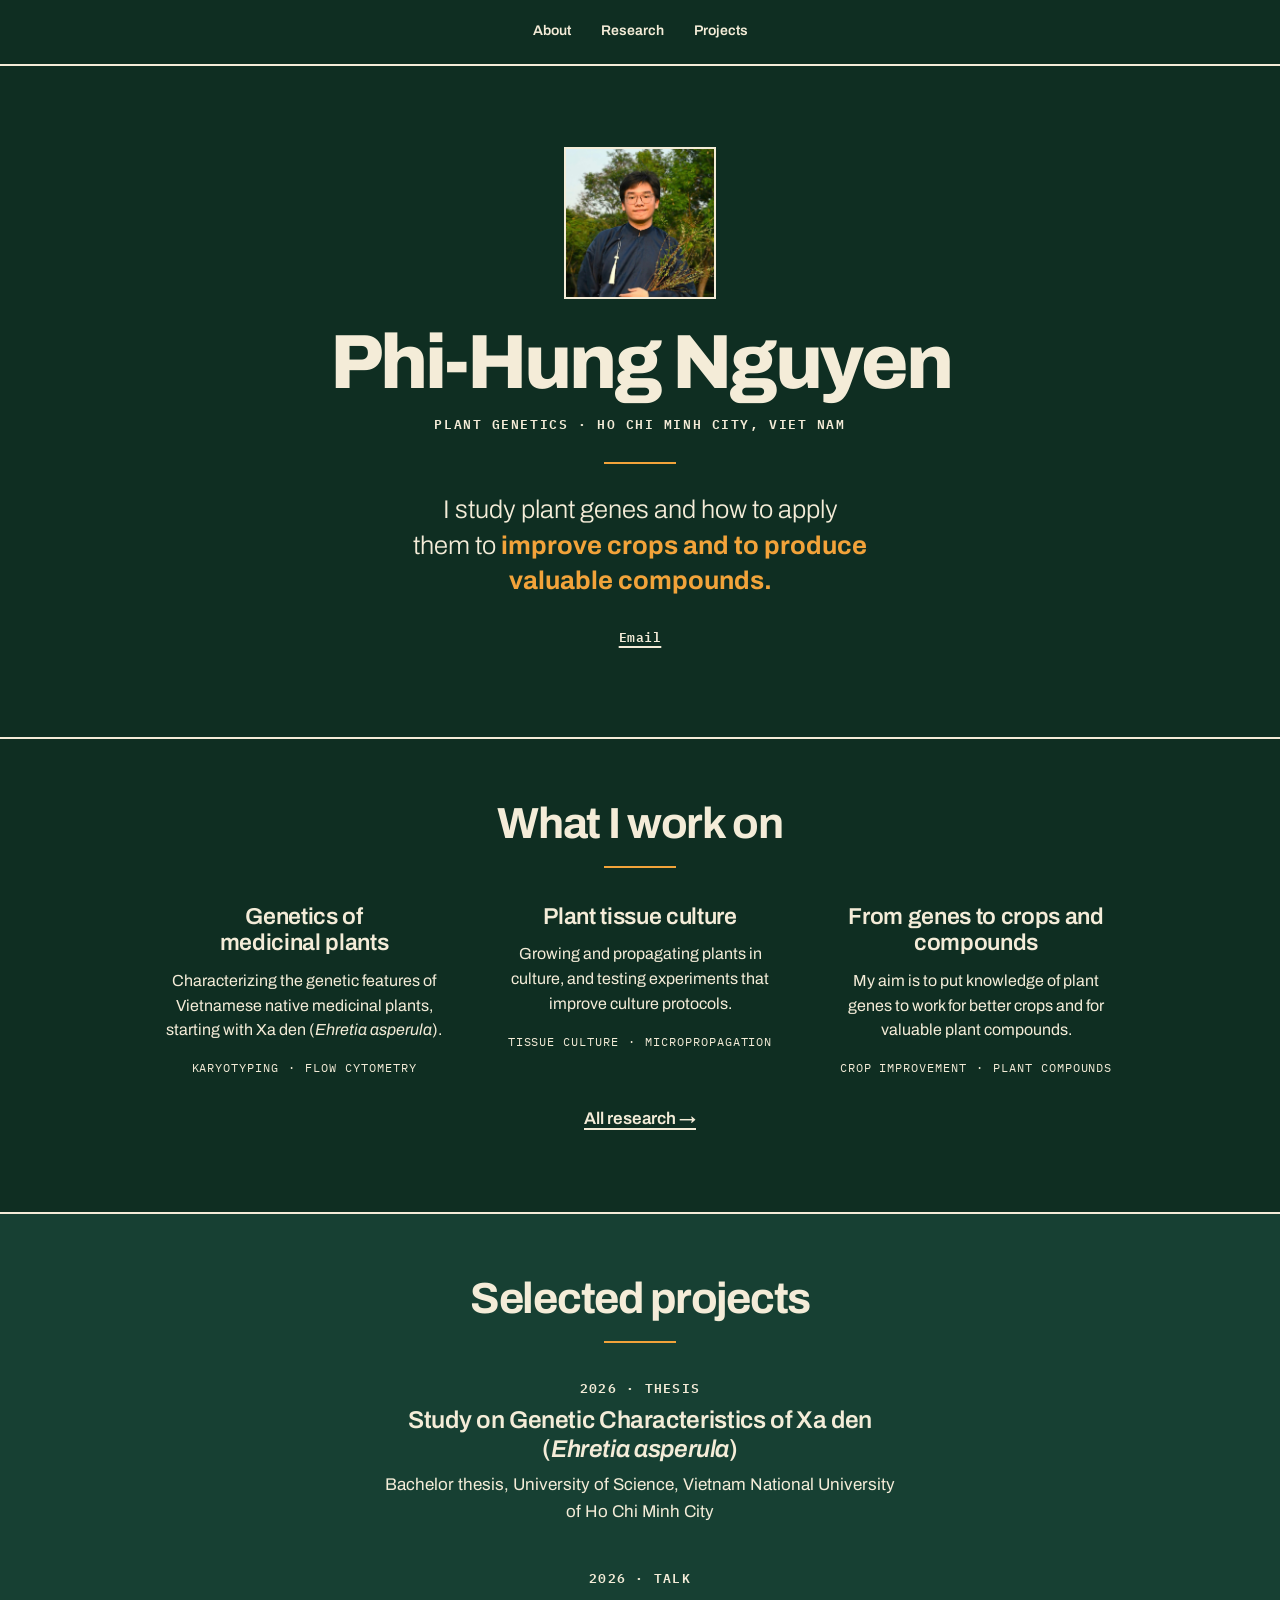
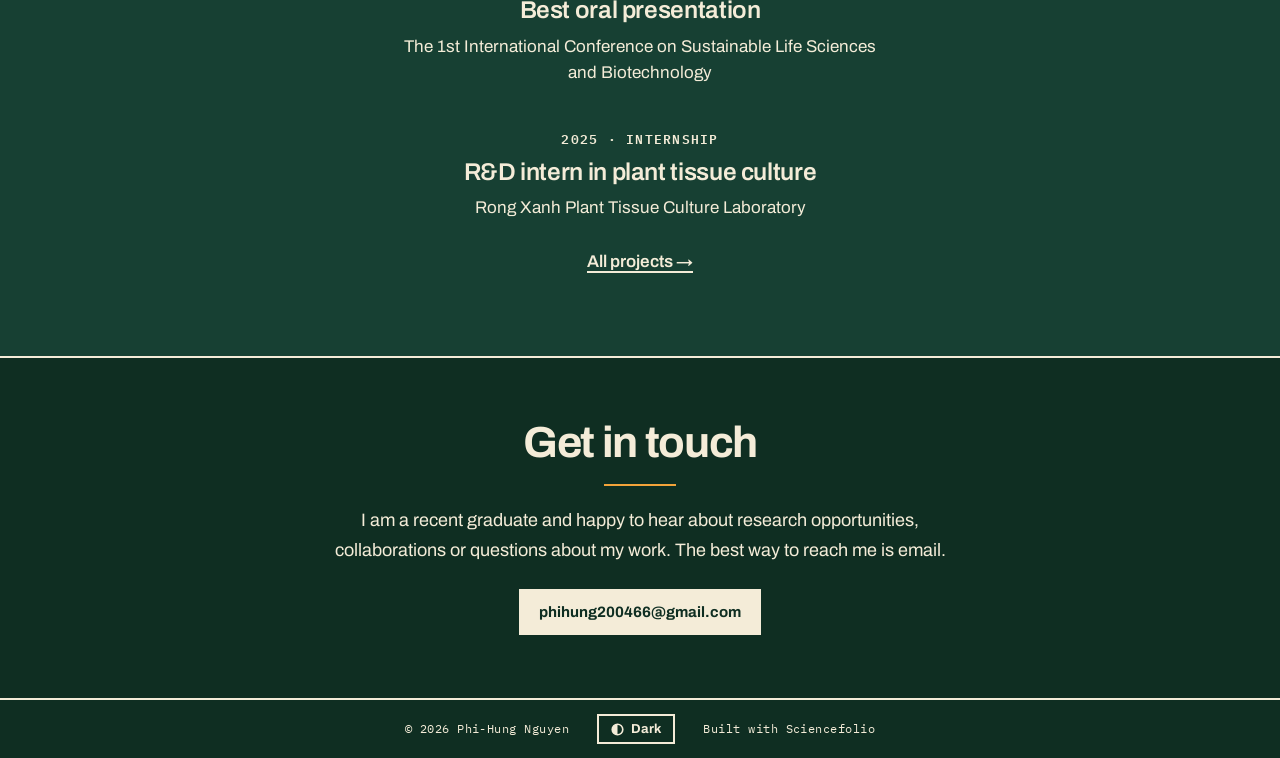
<file: index.html>
<!doctype html>
<html lang="en">
<head>
<meta charset="utf-8">
<meta name="viewport" content="width=device-width, initial-scale=1">
<title>Phi-Hung Nguyen · Plant genetics</title>
<meta name="description" content="Academic homepage of Phi-Hung Nguyen: plant genetics, Ho Chi Minh City, Viet Nam.">
<link rel="icon" href="images/favicon.svg" type="image/svg+xml">
<link rel="preconnect" href="https://fonts.googleapis.com">
<link rel="preconnect" href="https://fonts.gstatic.com" crossorigin>
<link rel="stylesheet" href="https://fonts.googleapis.com/css2?family=Archivo:wght@300;400;600;700;800&family=IBM+Plex+Mono:wght@400;600&display=swap">
<link rel="stylesheet" href="css/tokens.css">
<link rel="stylesheet" href="css/site.css">
<script src="js/theme.js"></script>
</head>
<body>

<nav class="nav" aria-label="Main">
  <a href="about.html">About</a>
  <a href="research.html">Research</a>
  <a href="work.html">Projects</a>
</nav>

<main>
  <header class="hero">
    <figure class="portrait"><img src="images/portrait.jpg" alt="Portrait of Phi-Hung Nguyen" width="300" height="300"></figure>
    <h1>Phi-Hung Nguyen</h1>
    <p class="kicker">Plant genetics · Ho Chi Minh City, Viet Nam</p>
    <hr class="short-rule">
    <p class="statement">I study plant genes and how to apply them to <strong>improve crops and to produce valuable compounds.</strong></p>
    <ul class="profile-links">
      <li><a href="mailto:phihung200466@gmail.com">Email</a></li>
    </ul>
  </header>

  <section class="section" aria-labelledby="work-h">
    <div class="wrap">
      <div class="section-head">
        <h2 id="work-h">What I work on</h2>
        <hr class="short-rule">
      </div>
      <div class="cols3">
        <article class="col">
          <h3>Genetics of medicinal plants</h3>
          <p>Characterizing the genetic features of Vietnamese native medicinal plants, starting with Xa den (<em>Ehretia asperula</em>).</p>
          <div class="tags"><span class="tag">Karyotyping</span><span class="tag">Flow cytometry</span></div>
        </article>
        <article class="col">
          <h3>Plant tissue culture</h3>
          <p>Growing and propagating plants in culture, and testing experiments that improve culture protocols.</p>
          <div class="tags"><span class="tag">Tissue culture</span><span class="tag">Micropropagation</span></div>
        </article>
        <article class="col">
          <h3>From genes to crops and compounds</h3>
          <p>My aim is to put knowledge of plant genes to work for better crops and for valuable plant compounds.</p>
          <div class="tags"><span class="tag">Crop improvement</span><span class="tag">Plant compounds</span></div>
        </article>
      </div>
      <p class="more"><a href="research.html">All research →</a></p>
    </div>
  </section>

  <section class="section tint" aria-labelledby="sel-h">
    <div class="wrap">
      <div class="section-head">
        <h2 id="sel-h">Selected projects</h2>
        <hr class="short-rule">
      </div>
      <div class="entries">
        <article class="entry">
          <p class="when">2026 · Thesis</p>
          <h3><a href="work.html">Study on Genetic Characteristics of Xa den (<em>Ehretia asperula</em>)</a></h3>
          <p>Bachelor thesis, University of Science, Vietnam National University of Ho Chi Minh City</p>
        </article>
        <article class="entry">
          <p class="when">2026 · Talk</p>
          <h3><a href="work.html">Best oral presentation</a></h3>
          <p>The 1st International Conference on Sustainable Life Sciences and Biotechnology</p>
        </article>
        <article class="entry">
          <p class="when">2025 · Internship</p>
          <h3><a href="work.html">R&amp;D intern in plant tissue culture</a></h3>
          <p>Rong Xanh Plant Tissue Culture Laboratory</p>
        </article>
      </div>
      <p class="more"><a href="work.html">All projects →</a></p>
    </div>
  </section>

  <section class="section" id="contact" aria-labelledby="contact-h">
    <div class="wrap" style="text-align:center">
      <div class="section-head" style="margin-bottom:20px">
        <h2 id="contact-h">Get in touch</h2>
        <hr class="short-rule">
      </div>
      <p class="prose">I am a recent graduate and happy to hear about research opportunities, collaborations or questions about my work. The best way to reach me is email.</p>
      <div class="btn-row">
        <a class="btn" href="mailto:phihung200466@gmail.com">phihung200466@gmail.com</a>
      </div>
    </div>
  </section>
</main>

<footer class="foot">
  <a href="index.html">© 2026 Phi-Hung Nguyen</a>
  <button type="button" class="toggle" data-theme-toggle aria-pressed="false"><svg viewBox="0 0 16 16" width="13" height="13" aria-hidden="true"><circle cx="8" cy="8" r="6.5" fill="none" stroke="currentColor" stroke-width="2"/><path d="M8 1.5a6.5 6.5 0 0 0 0 13z" fill="currentColor"/></svg><span data-theme-label>Dark</span></button>
  <a href="https://github.com/tuannguyen8390/sciencefolio" rel="noopener">Built with Sciencefolio</a>
</footer>

</body>
</html>
</file>
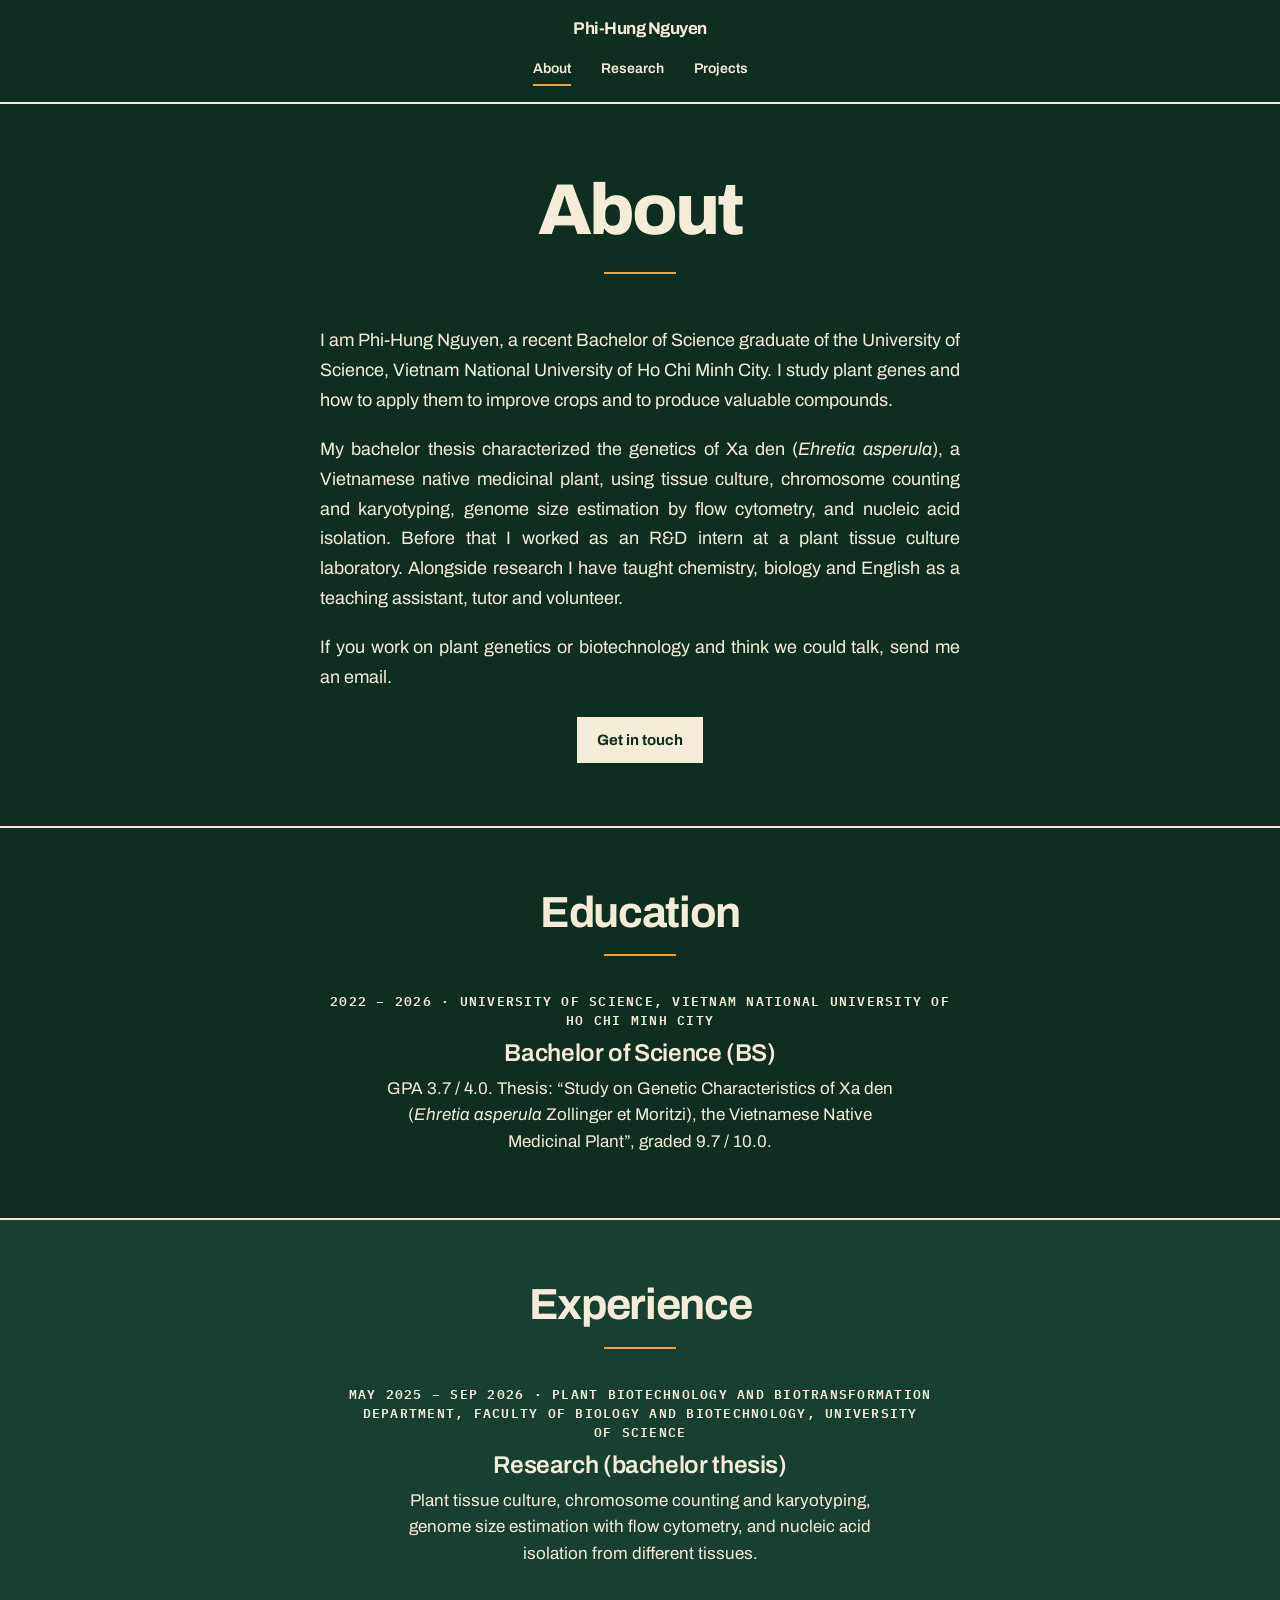
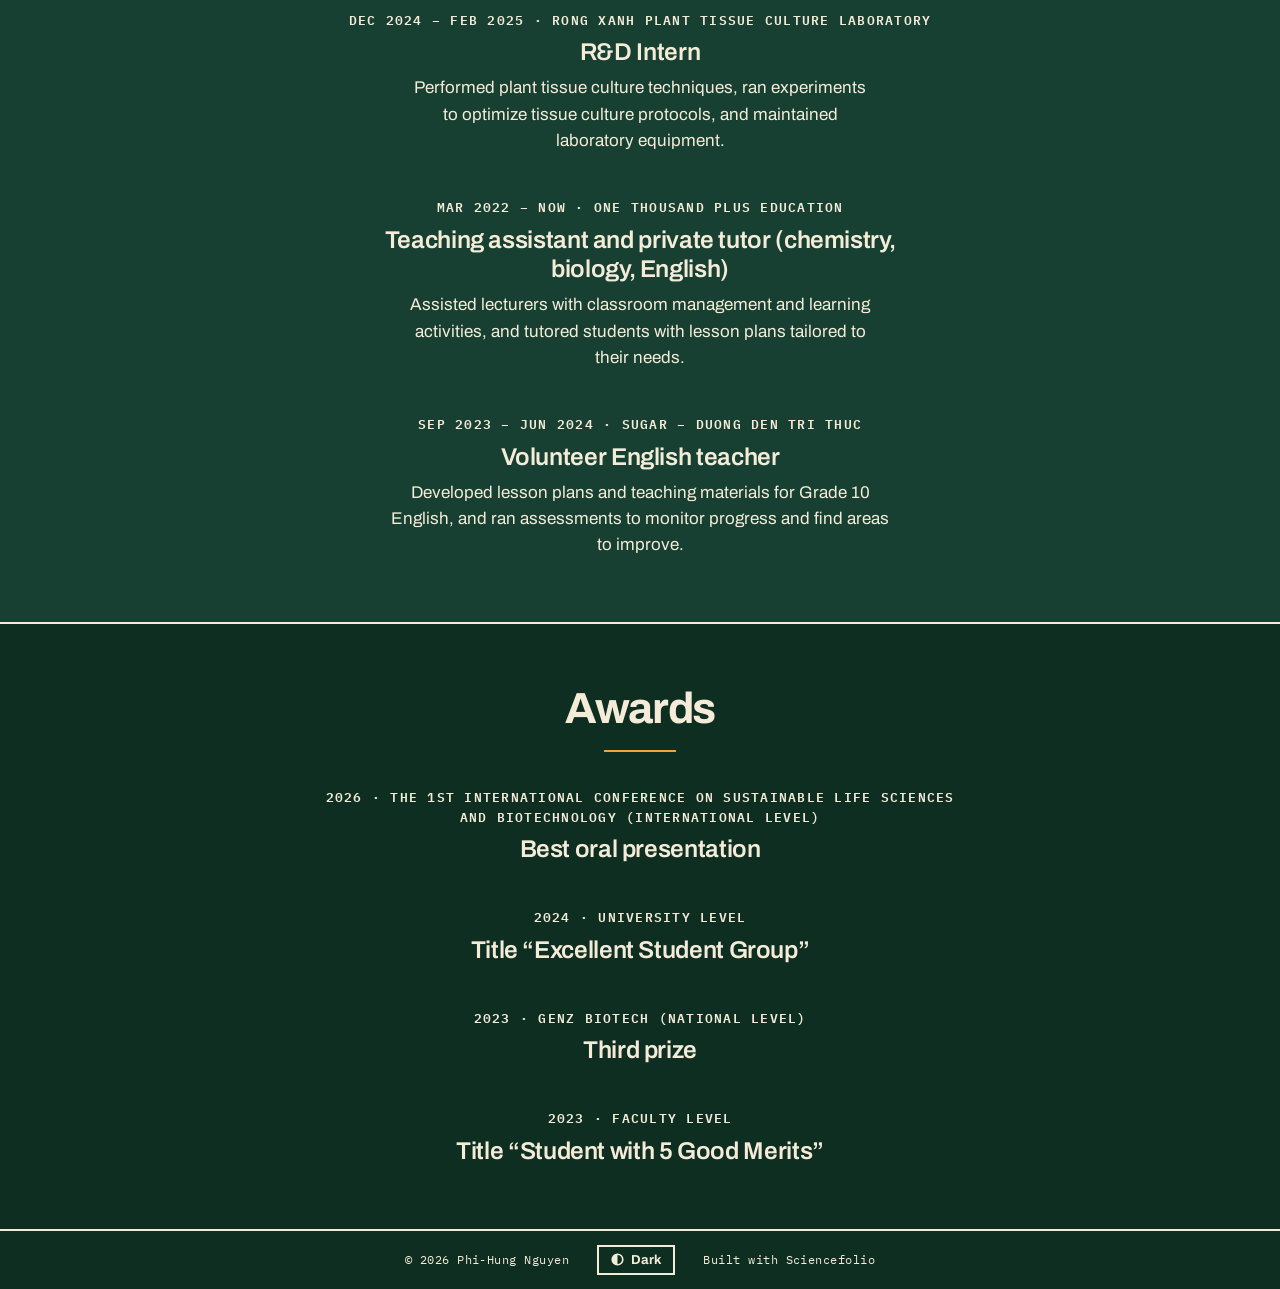
<file: about.html>
<!doctype html>
<html lang="en">
<head>
<meta charset="utf-8">
<meta name="viewport" content="width=device-width, initial-scale=1">
<title>About · Phi-Hung Nguyen</title>
<meta name="description" content="Biography, education and experience of Phi-Hung Nguyen.">
<link rel="icon" href="images/favicon.svg" type="image/svg+xml">
<link rel="preconnect" href="https://fonts.googleapis.com">
<link rel="preconnect" href="https://fonts.gstatic.com" crossorigin>
<link rel="stylesheet" href="https://fonts.googleapis.com/css2?family=Archivo:wght@300;400;600;700;800&family=IBM+Plex+Mono:wght@400;600&display=swap">
<link rel="stylesheet" href="css/tokens.css">
<link rel="stylesheet" href="css/site.css">
<script src="js/theme.js"></script>
</head>
<body>

<nav class="nav" aria-label="Main">
  <a class="nav-name" href="index.html">Phi-Hung Nguyen</a>
  <a href="about.html" aria-current="page">About</a>
  <a href="research.html">Research</a>
  <a href="work.html">Projects</a>
</nav>

<main>
  <header class="page-head">
    <h1>About</h1>
    <hr class="short-rule">
  </header>

  <section class="section flush-top">
    <div class="prose">
      <p>I am Phi-Hung Nguyen, a recent Bachelor of Science graduate of the University of Science, Vietnam National University of Ho Chi Minh City. I study plant genes and how to apply them to improve crops and to produce valuable compounds.</p>
      <p>My bachelor thesis characterized the genetics of Xa den (<em>Ehretia asperula</em>), a Vietnamese native medicinal plant, using tissue culture, chromosome counting and karyotyping, genome size estimation by flow cytometry, and nucleic acid isolation. Before that I worked as an R&amp;D intern at a plant tissue culture laboratory. Alongside research I have taught chemistry, biology and English as a teaching assistant, tutor and volunteer.</p>
      <p>If you work on plant genetics or biotechnology and think we could talk, send me an email.</p>
    </div>
    <div class="btn-row">
      <a class="btn" href="index.html#contact">Get in touch</a>
    </div>
  </section>

  <section class="section" aria-labelledby="edu-h">
    <div class="wrap">
      <div class="section-head">
        <h2 id="edu-h">Education</h2>
        <hr class="short-rule">
      </div>
      <div class="entries">
        <article class="entry">
          <p class="when">2022 – 2026 · University of Science, Vietnam National University of Ho Chi Minh City</p>
          <h3>Bachelor of Science (BS)</h3>
          <p>GPA 3.7 / 4.0. Thesis: “Study on Genetic Characteristics of Xa den (<em>Ehretia asperula</em> Zollinger et Moritzi), the Vietnamese Native Medicinal Plant”, graded 9.7 / 10.0.</p>
        </article>
      </div>
    </div>
  </section>

  <section class="section tint" aria-labelledby="exp-h">
    <div class="wrap">
      <div class="section-head">
        <h2 id="exp-h">Experience</h2>
        <hr class="short-rule">
      </div>
      <div class="entries">
        <article class="entry">
          <p class="when">May 2025 – Sep 2026 · Plant Biotechnology and Biotransformation Department, Faculty of Biology and Biotechnology, University of Science</p>
          <h3>Research (bachelor thesis)</h3>
          <p>Plant tissue culture, chromosome counting and karyotyping, genome size estimation with flow cytometry, and nucleic acid isolation from different tissues.</p>
        </article>
        <article class="entry">
          <p class="when">Dec 2024 – Feb 2025 · Rong Xanh Plant Tissue Culture Laboratory</p>
          <h3>R&amp;D Intern</h3>
          <p>Performed plant tissue culture techniques, ran experiments to optimize tissue culture protocols, and maintained laboratory equipment.</p>
        </article>
        <article class="entry">
          <p class="when">Mar 2022 – now · One Thousand Plus Education</p>
          <h3>Teaching assistant and private tutor (chemistry, biology, English)</h3>
          <p>Assisted lecturers with classroom management and learning activities, and tutored students with lesson plans tailored to their needs.</p>
        </article>
        <article class="entry">
          <p class="when">Sep 2023 – Jun 2024 · SUGAR – Duong Den Tri Thuc</p>
          <h3>Volunteer English teacher</h3>
          <p>Developed lesson plans and teaching materials for Grade 10 English, and ran assessments to monitor progress and find areas to improve.</p>
        </article>
      </div>
    </div>
  </section>

  <section class="section" aria-labelledby="hon-h">
    <div class="wrap">
      <div class="section-head">
        <h2 id="hon-h">Awards</h2>
        <hr class="short-rule">
      </div>
      <div class="entries">
        <article class="entry">
          <p class="when">2026 · The 1st International Conference on Sustainable Life Sciences and Biotechnology (international level)</p>
          <h3>Best oral presentation</h3>
        </article>
        <article class="entry">
          <p class="when">2024 · University level</p>
          <h3>Title “Excellent Student Group”</h3>
        </article>
        <article class="entry">
          <p class="when">2023 · GenZ Biotech (national level)</p>
          <h3>Third prize</h3>
        </article>
        <article class="entry">
          <p class="when">2023 · Faculty level</p>
          <h3>Title “Student with 5 Good Merits”</h3>
      </div>
    </div>
  </section>
</main>

<footer class="foot">
  <a href="index.html">© 2026 Phi-Hung Nguyen</a>
  <button type="button" class="toggle" data-theme-toggle aria-pressed="false"><svg viewBox="0 0 16 16" width="13" height="13" aria-hidden="true"><circle cx="8" cy="8" r="6.5" fill="none" stroke="currentColor" stroke-width="2"/><path d="M8 1.5a6.5 6.5 0 0 0 0 13z" fill="currentColor"/></svg><span data-theme-label>Dark</span></button>
  <a href="https://github.com/tuannguyen8390/sciencefolio" rel="noopener">Built with Sciencefolio</a>
</footer>

</body>
</html>
</file>
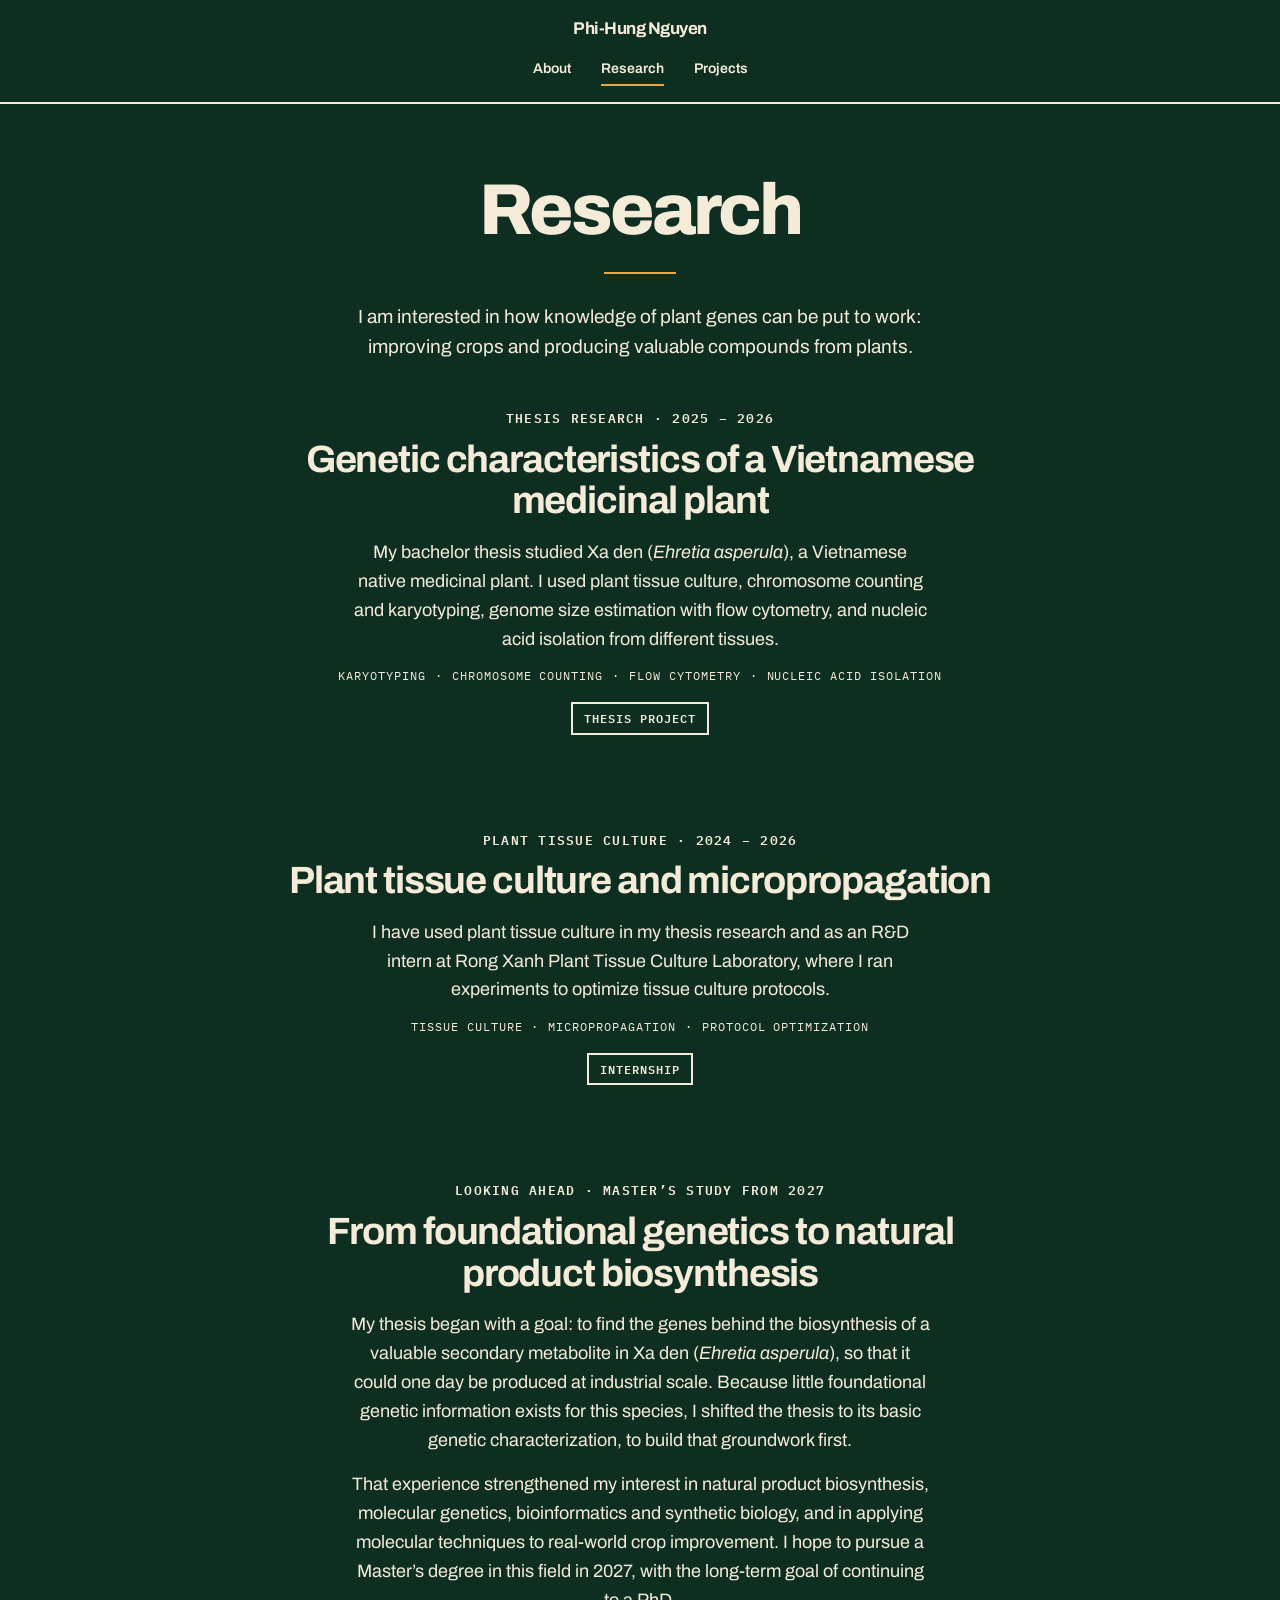
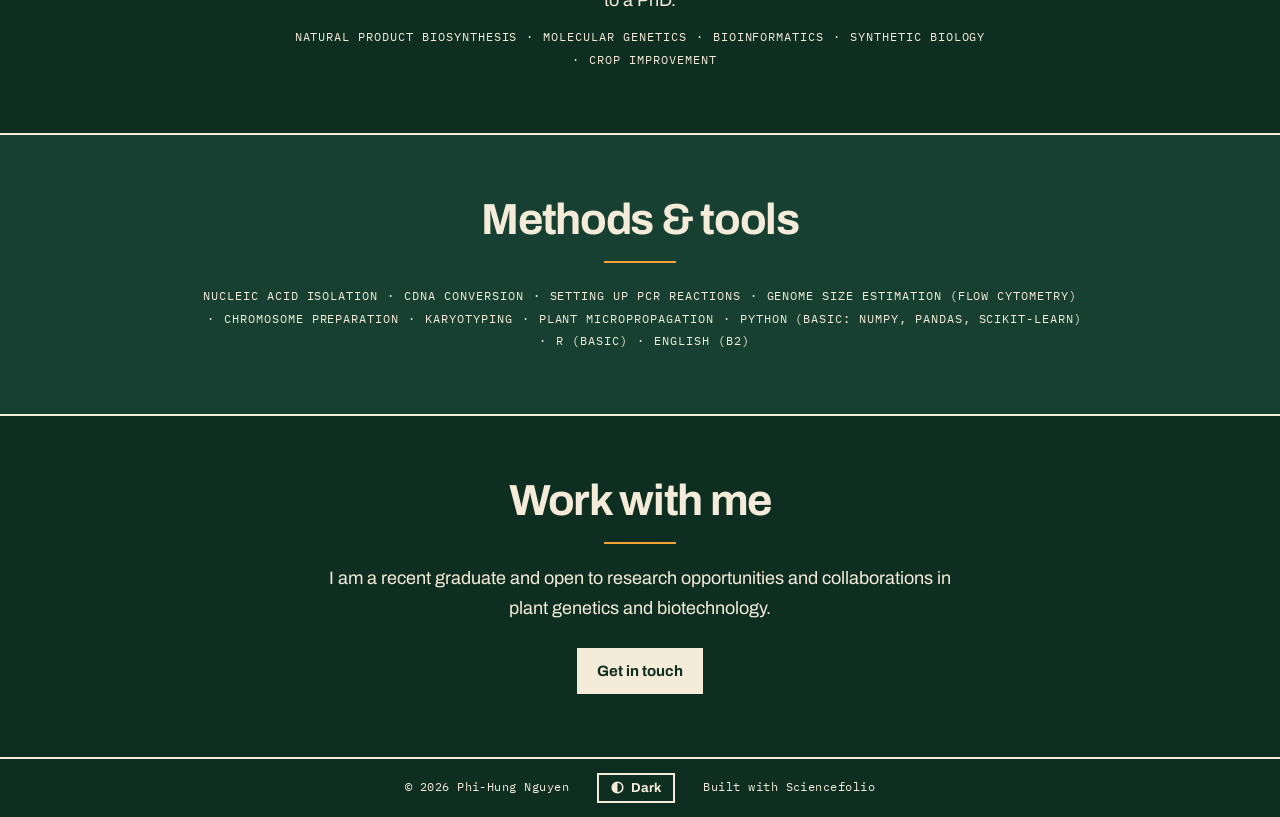
<file: research.html>
<!doctype html>
<html lang="en">
<head>
<meta charset="utf-8">
<meta name="viewport" content="width=device-width, initial-scale=1">
<title>Research · Phi-Hung Nguyen</title>
<meta name="description" content="Research areas of Phi-Hung Nguyen in plant genetics.">
<link rel="icon" href="images/favicon.svg" type="image/svg+xml">
<link rel="preconnect" href="https://fonts.googleapis.com">
<link rel="preconnect" href="https://fonts.gstatic.com" crossorigin>
<link rel="stylesheet" href="https://fonts.googleapis.com/css2?family=Archivo:wght@300;400;600;700;800&family=IBM+Plex+Mono:wght@400;600&display=swap">
<link rel="stylesheet" href="css/tokens.css">
<link rel="stylesheet" href="css/site.css">
<script src="js/theme.js"></script>
</head>
<body>

<nav class="nav" aria-label="Main">
  <a class="nav-name" href="index.html">Phi-Hung Nguyen</a>
  <a href="about.html">About</a>
  <a href="research.html" aria-current="page">Research</a>
  <a href="work.html">Projects</a>
</nav>

<main>
  <header class="page-head">
    <h1>Research</h1>
    <hr class="short-rule">
    <p>I am interested in how knowledge of plant genes can be put to work: improving crops and producing valuable compounds from plants.</p>
  </header>

  <section class="section flush-top" aria-label="Research areas">
    <div class="wrap">
      <div class="chapters">
        <article class="chapter">
          <p class="when">Thesis research · 2025 – 2026</p>
          <h2>Genetic characteristics of a Vietnamese medicinal plant</h2>
          <p>My bachelor thesis studied Xa den (<em>Ehretia asperula</em>), a Vietnamese native medicinal plant. I used plant tissue culture, chromosome counting and karyotyping, genome size estimation with flow cytometry, and nucleic acid isolation from different tissues.</p>
          <div class="tags"><span class="tag">Karyotyping</span><span class="tag">Chromosome counting</span><span class="tag">Flow cytometry</span><span class="tag">Nucleic acid isolation</span></div>
          <div class="links"><a href="work.html">Thesis project</a></div>
        </article>

        <article class="chapter">
          <p class="when">Plant tissue culture · 2024 – 2026</p>
          <h2>Plant tissue culture and micropropagation</h2>
          <p>I have used plant tissue culture in my thesis research and as an R&amp;D intern at Rong Xanh Plant Tissue Culture Laboratory, where I ran experiments to optimize tissue culture protocols.</p>
          <div class="tags"><span class="tag">Tissue culture</span><span class="tag">Micropropagation</span><span class="tag">Protocol optimization</span></div>
          <div class="links"><a href="work.html">Internship</a></div>
        </article>

        <article class="chapter">
          <p class="when">Looking ahead · Master’s study from 2027</p>
          <h2>From foundational genetics to natural product biosynthesis</h2>
          <p>My thesis began with a goal: to find the genes behind the biosynthesis of a valuable secondary metabolite in Xa den (<em>Ehretia asperula</em>), so that it could one day be produced at industrial scale. Because little foundational genetic information exists for this species, I shifted the thesis to its basic genetic characterization, to build that groundwork first.</p>
          <p>That experience strengthened my interest in natural product biosynthesis, molecular genetics, bioinformatics and synthetic biology, and in applying molecular techniques to real-world crop improvement. I hope to pursue a Master’s degree in this field in 2027, with the long-term goal of continuing to a PhD.</p>
          <div class="tags"><span class="tag">Natural product biosynthesis</span><span class="tag">Molecular genetics</span><span class="tag">Bioinformatics</span><span class="tag">Synthetic biology</span><span class="tag">Crop improvement</span></div>
        </article>
      </div>
    </div>
  </section>

  <section class="section tint" aria-labelledby="tools-h">
    <div class="wrap" style="text-align:center">
      <div class="section-head" style="margin-bottom:24px">
        <h2 id="tools-h">Methods &amp; tools</h2>
        <hr class="short-rule">
      </div>
      <div class="tags" style="justify-content:center">
        <span class="tag">Nucleic acid isolation</span><span class="tag">cDNA conversion</span><span class="tag">Setting up PCR reactions</span>
        <span class="tag">Genome size estimation (flow cytometry)</span><span class="tag">Chromosome preparation</span><span class="tag">Karyotyping</span>
        <span class="tag">Plant micropropagation</span><span class="tag">Python (basic: NumPy, Pandas, scikit-learn)</span><span class="tag">R (basic)</span>
        <span class="tag">English (B2)</span>
      </div>
    </div>
  </section>

  <section class="section" aria-labelledby="collab-h">
    <div class="wrap" style="text-align:center">
      <div class="section-head" style="margin-bottom:20px">
        <h2 id="collab-h">Work with me</h2>
        <hr class="short-rule">
      </div>
      <p class="prose">I am a recent graduate and open to research opportunities and collaborations in plant genetics and biotechnology.</p>
      <div class="btn-row">
        <a class="btn" href="mailto:phihung200466@gmail.com">Get in touch</a>
      </div>
    </div>
  </section>
</main>

<footer class="foot">
  <a href="index.html">© 2026 Phi-Hung Nguyen</a>
  <button type="button" class="toggle" data-theme-toggle aria-pressed="false"><svg viewBox="0 0 16 16" width="13" height="13" aria-hidden="true"><circle cx="8" cy="8" r="6.5" fill="none" stroke="currentColor" stroke-width="2"/><path d="M8 1.5a6.5 6.5 0 0 0 0 13z" fill="currentColor"/></svg><span data-theme-label>Dark</span></button>
  <a href="https://github.com/tuannguyen8390/sciencefolio" rel="noopener">Built with Sciencefolio</a>
</footer>

</body>
</html>
</file>
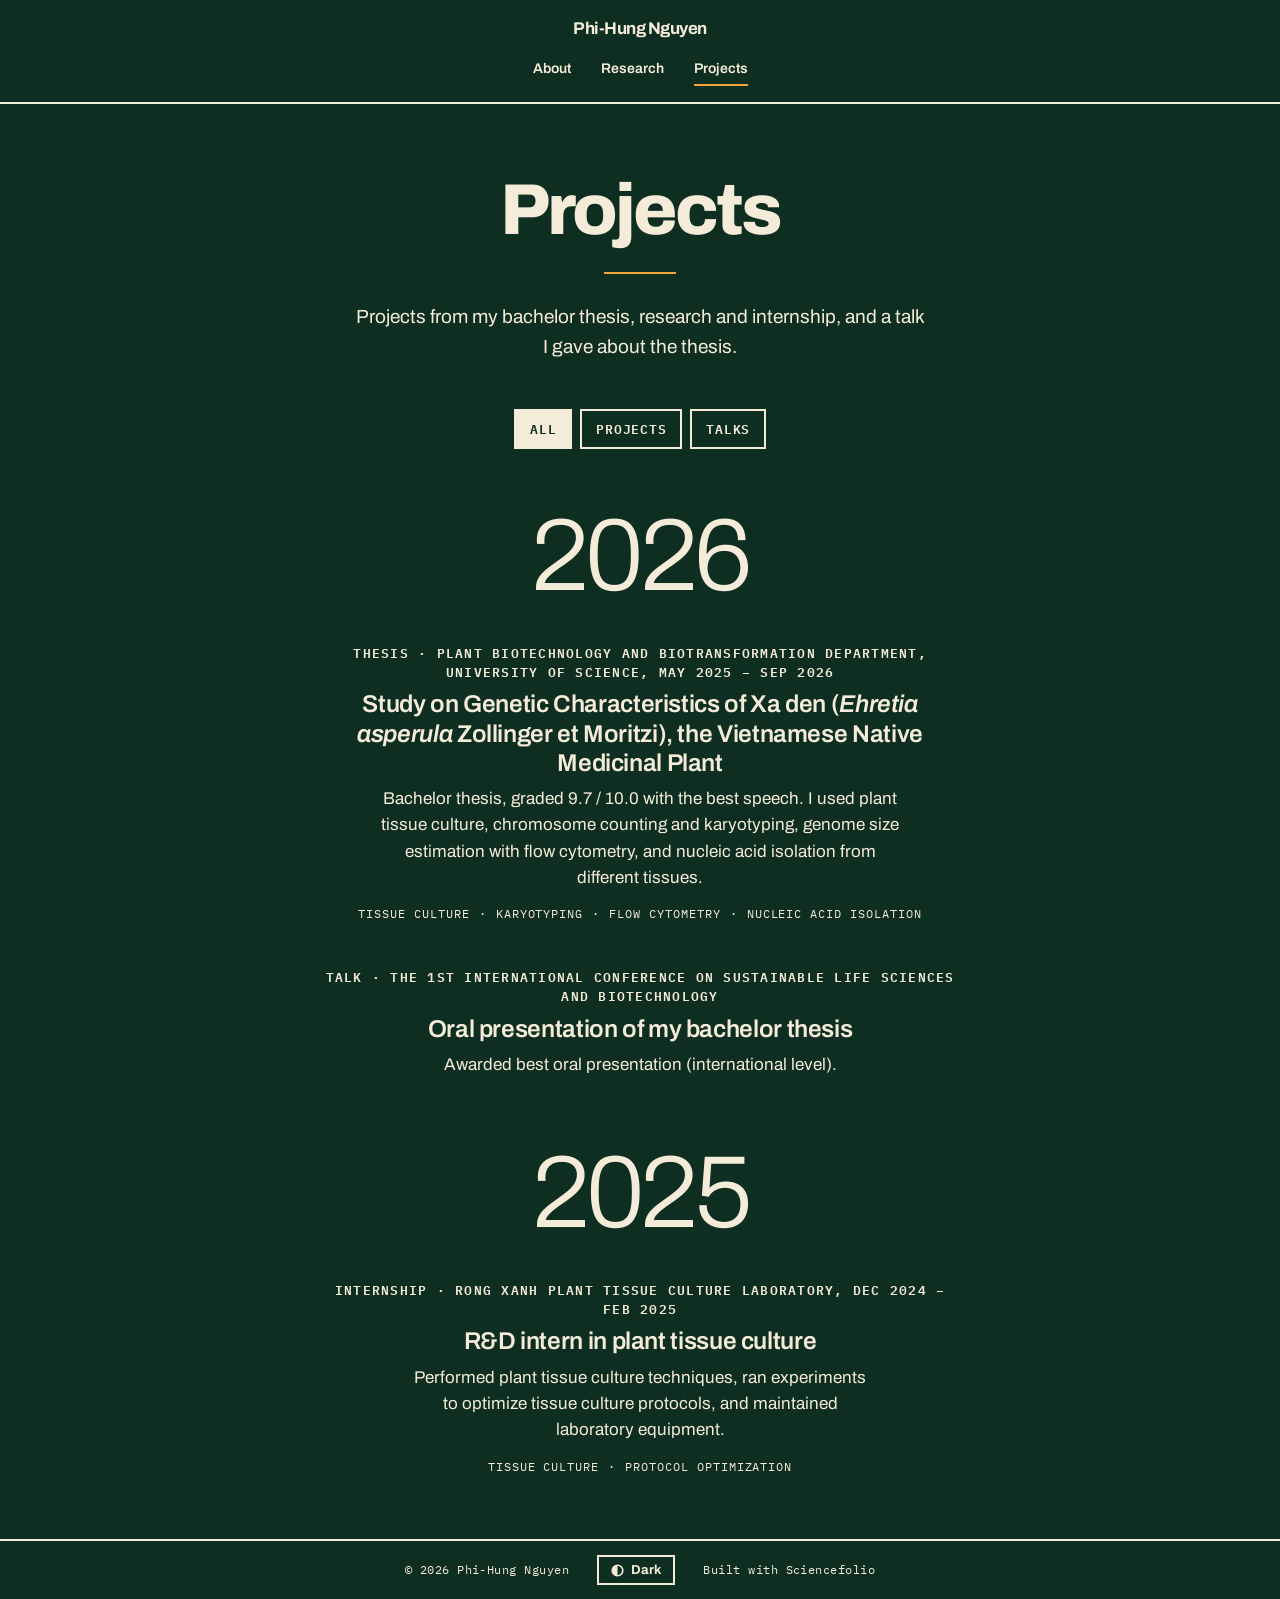
<file: work.html>
<!doctype html>
<html lang="en">
<head>
<meta charset="utf-8">
<meta name="viewport" content="width=device-width, initial-scale=1">
<title>Projects · Phi-Hung Nguyen</title>
<meta name="description" content="Projects and talks by Phi-Hung Nguyen.">
<link rel="icon" href="images/favicon.svg" type="image/svg+xml">
<link rel="preconnect" href="https://fonts.googleapis.com">
<link rel="preconnect" href="https://fonts.gstatic.com" crossorigin>
<link rel="stylesheet" href="https://fonts.googleapis.com/css2?family=Archivo:wght@300;400;600;700;800&family=IBM+Plex+Mono:wght@400;600&display=swap">
<link rel="stylesheet" href="css/tokens.css">
<link rel="stylesheet" href="css/site.css">
<script src="js/theme.js"></script>
<script src="js/filter.js" defer></script>
</head>
<body>

<nav class="nav" aria-label="Main">
  <a class="nav-name" href="index.html">Phi-Hung Nguyen</a>
  <a href="about.html">About</a>
  <a href="research.html">Research</a>
  <a href="work.html" aria-current="page">Projects</a>
</nav>

<main>
  <header class="page-head">
    <h1>Projects</h1>
    <hr class="short-rule">
    <p>Projects from my bachelor thesis, research and internship, and a talk I gave about the thesis.</p>
  </header>

  <section class="section flush-top" aria-label="Project list">
    <div class="wrap">

      <div class="filters" role="group" aria-label="Filter by type">
        <button type="button" class="filter" data-filter="all" aria-pressed="true">All</button>
        <button type="button" class="filter" data-filter="project" aria-pressed="false">Projects</button>
        <button type="button" class="filter" data-filter="talk" aria-pressed="false">Talks</button>
      </div>

      <section class="year-group" aria-labelledby="y2026">
        <h2 class="year" id="y2026">2026</h2>
        <article class="entry" data-type="project">
          <p class="when">Thesis · Plant Biotechnology and Biotransformation Department, University of Science, May 2025 – Sep 2026</p>
          <h3>Study on Genetic Characteristics of Xa den (<em>Ehretia asperula</em> Zollinger et Moritzi), the Vietnamese Native Medicinal Plant</h3>
          <p>Bachelor thesis, graded 9.7 / 10.0 with the best speech. I used plant tissue culture, chromosome counting and karyotyping, genome size estimation with flow cytometry, and nucleic acid isolation from different tissues.</p>
          <div class="tags"><span class="tag">Tissue culture</span><span class="tag">Karyotyping</span><span class="tag">Flow cytometry</span><span class="tag">Nucleic acid isolation</span></div>
        </article>
        <article class="entry" data-type="talk">
          <p class="when">Talk · The 1st International Conference on Sustainable Life Sciences and Biotechnology</p>
          <h3>Oral presentation of my bachelor thesis</h3>
          <p>Awarded best oral presentation (international level).</p>
        </article>
      </section>

      <section class="year-group" aria-labelledby="y2025">
        <h2 class="year" id="y2025">2025</h2>
        <article class="entry" data-type="project">
          <p class="when">Internship · Rong Xanh Plant Tissue Culture Laboratory, Dec 2024 – Feb 2025</p>
          <h3>R&amp;D intern in plant tissue culture</h3>
          <p>Performed plant tissue culture techniques, ran experiments to optimize tissue culture protocols, and maintained laboratory equipment.</p>
          <div class="tags"><span class="tag">Tissue culture</span><span class="tag">Protocol optimization</span></div>
        </article>
      </section>

    </div>
  </section>
</main>

<footer class="foot">
  <a href="index.html">© 2026 Phi-Hung Nguyen</a>
  <button type="button" class="toggle" data-theme-toggle aria-pressed="false"><svg viewBox="0 0 16 16" width="13" height="13" aria-hidden="true"><circle cx="8" cy="8" r="6.5" fill="none" stroke="currentColor" stroke-width="2"/><path d="M8 1.5a6.5 6.5 0 0 0 0 13z" fill="currentColor"/></svg><span data-theme-label>Dark</span></button>
  <a href="https://github.com/tuannguyen8390/sciencefolio" rel="noopener">Built with Sciencefolio</a>
</footer>

</body>
</html>
</file>
<file: css/tokens.css>
/* ==========================================================================
   SCIENCEFOLIO — tokens.css
   The only file most people need to edit. Three decisions:
   1) TYPE PACK   → set PACK in js/theme.js ('grotesk' default, or 'serif')
   2) ACCENT      → uncomment one line below (or write your own hex)
   3) COLORS      → paper / ink, if you want a different neutral
   ========================================================================== */

:root {
  /* ---- neutrals ------------------------------------------------------- */
--paper: #0f2e22;
--ink: #f4ecd8;
--surface: #174033;

  /* ---- 2) ACCENT ------------------------------------------------------
     Ships as plain ink: no color, no shared brand. Pick one (light + dark
     values; the dark one needs to be lighter so it stays readable).        */
--accent-light: #f2a33a;
--accent-dark: #ffb454;
  /* --accent-light: #2545d3;  --accent-dark: #8aa2ff;   cobalt  */
  /* --accent-light: #1e6f50;  --accent-dark: #6fd1a8;   forest  */
  /* --accent-light: #b4552d;  --accent-dark: #f0a07c;   rust    */
  /* --accent-light: #6d28d9;  --accent-dark: #b99bff;   violet  */
  --accent: var(--accent-light);

  /* ---- 1) TYPE PACK 01 · GROTESK (default, STEM) ---------------------- */
  --font-display: 'Archivo', system-ui, sans-serif;
  --font-body: 'Archivo', system-ui, sans-serif;
  --font-label: 'IBM Plex Mono', ui-monospace, monospace;
  --font-statement: var(--font-body);
  --display-weight: 800;      /* name and page titles */
  --display-tracking: -0.04em;
  --display-leading: 0.95;
  --head-weight: 700;         /* section headings */
  --head-tracking: -0.03em;
  --title-weight: 600;        /* entry, column and chapter titles */
  --title-tracking: -0.015em;
  --emph-weight: 700;
  --emph-style: normal;
  --label-transform: none;
  --label-tracking: 0.04em;

  /* ---- layout --------------------------------------------------------- */
  --rule: 2px solid var(--ink);
  --edge: clamp(20px, 5vw, 56px);
  --wide: 960px;
  --measure: 64ch;
}

/* ---- 1) TYPE PACK 02 · SERIF (social science & humanities) -------------
   Activate by setting PACK = 'serif' in js/theme.js                       */
html[data-pack="serif"] {
  --font-display: 'Fraunces', Georgia, serif;
  --font-statement: 'Fraunces', Georgia, serif;
  --font-label: 'Archivo', system-ui, sans-serif;
  --display-weight: 600;
  --display-tracking: -0.015em;
  --display-leading: 1;
  --head-weight: 600;
  --head-tracking: -0.015em;
  --title-weight: 500;
  --title-tracking: -0.005em;
  --emph-weight: 600;
  --emph-style: italic;
  --label-transform: uppercase;
  --label-tracking: 0.1em;
}

/* ---- dark mode (toggle in the footer) ---------------------------------- */
html[data-theme="dark"] {
--paper: #0a2118;
--ink: #f4ecd8;
--surface: #102d22;
  --accent: var(--accent-dark);
}
</file>
<file: css/site.css>
/* ==========================================================================
   SCIENCEFOLIO — site.css
   Structure and components. Everything reads from tokens.css — you should
   rarely need to touch this file.
   ========================================================================== */

*, *::before, *::after { box-sizing: border-box; }
html { -webkit-text-size-adjust: 100%; }
body {
  margin: 0;
  min-height: 100vh;
  display: flex;
  flex-direction: column;
  background: var(--paper);
  color: var(--ink);
  font-family: var(--font-body);
  font-size: 17px;
  line-height: 1.55;
  text-wrap: pretty;
}
main { flex: 1; }
a { color: var(--ink); text-underline-offset: 4px; text-decoration-thickness: 2px; }
a:hover { color: var(--accent); }
:focus-visible { outline: 2px solid var(--accent); outline-offset: 3px; }
::selection { background: var(--ink); color: var(--paper); }
img { max-width: 100%; display: block; }

/* ---- nav ---------------------------------------------------------------- */
.nav {
  border-bottom: var(--rule);
  display: flex;
  justify-content: center;
  flex-wrap: wrap;
  gap: 12px 30px;
  padding: 16px var(--edge);
  font-size: 14px;
  font-weight: 600;
}
.nav a { text-decoration: none; padding: 4px 0; border-bottom: 2px solid transparent; }
.nav a:hover, .nav a[aria-current="page"] { border-bottom-color: var(--accent); }
.nav a.nav-name {
  flex-basis: 100%;
  text-align: center;
  border-bottom: 0;
  padding: 0;
  font-family: var(--font-display);
  font-weight: var(--head-weight);
  font-size: 17px;
  letter-spacing: var(--head-tracking);
}
.nav a.nav-name:hover { color: var(--accent); }

/* ---- hero --------------------------------------------------------------- */
.hero {
  display: flex;
  flex-direction: column;
  align-items: center;
  text-align: center;
  padding: clamp(48px, 9vh, 96px) var(--edge) clamp(56px, 10vh, 104px);
}
.portrait { width: 152px; height: 152px; margin: 0; border: var(--rule); }
.portrait img { width: 100%; height: 100%; object-fit: cover; }
.hero h1 {
  font-family: var(--font-display);
  font-weight: var(--display-weight);
  font-size: clamp(40px, 6vw, 84px);
  line-height: var(--display-leading);
  letter-spacing: var(--display-tracking);
  margin: 28px 0 0;
}
.kicker {
  font-family: var(--font-label);
  font-size: 13px;
  font-weight: 600;
  letter-spacing: 0.12em;
  text-transform: uppercase;
  margin: 14px 0 0;
}
.short-rule { width: 72px; border: 0; border-top: 2px solid var(--accent); margin: 28px auto; }
.statement {
  font-family: var(--font-statement);
  font-weight: 300;
  font-size: clamp(19px, 2vw, 26px);
  line-height: 1.4;
  max-width: 36ch;
  margin: 0;
}
.statement strong { font-weight: var(--emph-weight); font-style: var(--emph-style); color: var(--accent); }
.profile-links {
  display: flex;
  flex-wrap: wrap;
  justify-content: center;
  gap: 8px 24px;
  margin: 28px 0 0;
  padding: 0;
  list-style: none;
  font-family: var(--font-label);
  font-size: 13px;
  font-weight: 600;
  letter-spacing: var(--label-tracking);
  text-transform: var(--label-transform);
}

/* ---- page head (inner pages) -------------------------------------------- */
.page-head { text-align: center; padding: clamp(48px, 8vh, 88px) var(--edge) 12px; }
.page-head h1 {
  font-family: var(--font-display);
  font-weight: var(--display-weight);
  font-size: clamp(40px, 6vw, 72px);
  line-height: var(--display-leading);
  letter-spacing: var(--display-tracking);
  margin: 0;
}
.page-head > .short-rule:last-child { margin-bottom: 4px; }
.page-head p { max-width: 52ch; margin: 18px auto 0; font-size: 19px; }

/* ---- sections ----------------------------------------------------------- */
.section { padding: clamp(44px, 7vh, 80px) var(--edge); border-top: var(--rule); }
.section.flush-top { border-top: 0; padding-top: clamp(28px, 4vh, 44px); }
.section.tint { background: var(--surface); }
.wrap { max-width: var(--wide); margin: 0 auto; }
.section-head { text-align: center; margin-bottom: 36px; }
.section-head h2 {
  font-family: var(--font-display);
  font-weight: var(--head-weight);
  font-size: clamp(28px, 3.4vw, 44px);
  line-height: 1;
  letter-spacing: var(--head-tracking);
  margin: 0;
}
.section-head .short-rule { margin: 20px auto 0; }
.more { text-align: center; margin-top: 28px; font-weight: 600; }
.prose { max-width: var(--measure); margin: 0 auto; font-size: 18px; line-height: 1.65; }
.prose p { margin: 0 0 1.1em; }

/* ---- centered columns (home: what I work on) -------------------------- */
.cols3 {
  display: grid;
  grid-template-columns: repeat(3, minmax(0, 1fr));
  gap: 44px 48px;
  text-align: center;
}
.col { display: flex; flex-direction: column; align-items: center; }
.col h3 {
  font-family: var(--font-display);
  font-weight: var(--title-weight);
  font-size: clamp(19px, 1.8vw, 23px);
  line-height: 1.15;
  letter-spacing: var(--title-tracking);
  margin: 0;
}
.col p { margin: 12px 0 0; max-width: 32ch; font-size: 16px; }
.col .tags { justify-content: center; margin-top: 16px; }

/* ---- centered entries (selected work, education, experience) ----------- */
.entries { max-width: var(--measure); margin: 0 auto; }
.entry { max-width: var(--measure); margin-left: auto; margin-right: auto; text-align: center; }
.entry:not([hidden]) ~ .entry:not([hidden]) { margin-top: 44px; }
.entry .when {
  font-family: var(--font-label);
  font-size: 12.5px;
  font-weight: 600;
  letter-spacing: 0.1em;
  text-transform: uppercase;
  margin: 0 0 8px;
}
.entry h3 {
  font-family: var(--font-display);
  font-weight: var(--title-weight);
  font-size: clamp(20px, 1.9vw, 25px);
  line-height: 1.2;
  letter-spacing: var(--title-tracking);
  margin: 0;
}
.entry h3 a { text-decoration: none; }
.entry h3 a:hover { text-decoration: underline; text-decoration-thickness: 2px; text-underline-offset: 5px; }
.entry p:not(.when) { margin: 8px auto 0; max-width: 52ch; }

/* ---- tags --------------------------------------------------------------- */
/* Plain labels separated by dots. Boxes are reserved for things you can click. */
.tags { display: flex; flex-wrap: wrap; gap: 4px 0; }
.tag {
  font-family: var(--font-label);
  font-size: 12px;
  font-weight: 400;
  letter-spacing: 0.08em;
  text-transform: uppercase;
}
.tag + .tag::before { content: "·"; margin: 0 9px; }

/* ---- research chapters -------------------------------------------------- */
.chapters { max-width: 720px; margin: 0 auto; }
.chapter { text-align: center; }
.chapter + .chapter { margin-top: 96px; }
.figure { max-width: 520px; margin: 0 auto 30px; border: var(--rule); }
.figure img { width: 100%; height: auto; aspect-ratio: 16 / 9; object-fit: cover; filter: grayscale(1) contrast(1.05); }
.figure figcaption {
  border-top: var(--rule);
  padding: 10px 14px;
  font-family: var(--font-label);
  font-size: 12.5px;
  font-weight: 600;
  letter-spacing: var(--label-tracking);
  text-transform: var(--label-transform);
  text-align: left;
}
.chapter .when {
  font-family: var(--font-label);
  font-size: 12.5px;
  font-weight: 600;
  letter-spacing: 0.1em;
  text-transform: uppercase;
  margin: 0 0 10px;
}
.chapter h2 {
  font-family: var(--font-display);
  font-weight: var(--head-weight);
  font-size: clamp(26px, 3vw, 38px);
  line-height: 1.1;
  letter-spacing: var(--head-tracking);
  margin: 0;
}
.chapter p:not(.when) { max-width: 58ch; margin: 16px auto 0; font-size: 18px; line-height: 1.6; }
.chapter .tags { margin-top: 18px; }

/* ---- buttons ------------------------------------------------------------ */
.btn {
  display: inline-block;
  font-family: var(--font-body);
  font-weight: 700;
  font-size: 15px;
  line-height: 1.2;
  padding: 12px 18px;
  border: 2px solid var(--ink);
  background: var(--ink);
  color: var(--paper);
  text-decoration: none;
  cursor: pointer;
}
.btn:hover { background: var(--accent); border-color: var(--accent); color: var(--paper); }
.btn-line { background: transparent; color: var(--ink); }
.btn-line:hover { background: var(--ink); border-color: var(--ink); color: var(--paper); }
.btn-row { display: flex; flex-wrap: wrap; justify-content: center; gap: 12px; margin-top: 24px; }

/* ---- work page ---------------------------------------------------------- */
.filters { display: flex; flex-wrap: wrap; justify-content: center; gap: 8px; margin-bottom: 56px; }
.filter {
  font-family: var(--font-label);
  font-size: 12.5px;
  font-weight: 600;
  letter-spacing: 0.06em;
  text-transform: uppercase;
  background: transparent;
  color: var(--ink);
  border: 2px solid var(--ink);
  padding: 7px 14px;
  cursor: pointer;
}
.filter:hover { border-color: var(--accent); color: var(--accent); }
.filter[aria-pressed="true"] { background: var(--ink); color: var(--paper); }
.year-group { margin-bottom: 64px; }
.year-group:last-child { margin-bottom: 0; }
.year {
  font-family: var(--font-display);
  font-weight: 300;
  font-size: clamp(52px, 8vw, 104px);
  line-height: 1;
  letter-spacing: var(--display-tracking);
  text-align: center;
  margin: 0 0 36px;
}
.entry .authors strong { font-weight: 700; }
.entry .tags, .chapter .tags { justify-content: center; margin-top: 14px; }
.links { display: flex; flex-wrap: wrap; justify-content: center; gap: 10px; margin-top: 16px; }
.links a {
  font-family: var(--font-label);
  font-size: 12px;
  font-weight: 600;
  letter-spacing: 0.08em;
  text-transform: uppercase;
  text-decoration: none;
  border: 2px solid var(--ink);
  padding: 5px 11px;
}
.links a:hover { background: var(--ink); color: var(--paper); }

/* ---- footer ------------------------------------------------------------- */
.foot {
  border-top: var(--rule);
  display: flex;
  justify-content: center;
  align-items: center;
  flex-wrap: wrap;
  gap: 12px 28px;
  padding: 14px var(--edge);
  font-family: var(--font-label);
  font-size: 12px;
  letter-spacing: var(--label-tracking);
  text-transform: var(--label-transform);
}
.foot a { text-decoration: none; }
.foot a:hover { text-decoration: underline; }
.toggle {
  font-family: var(--font-body);
  font-size: 13px;
  font-weight: 700;
  letter-spacing: 0;
  text-transform: none;
  background: transparent;
  color: var(--ink);
  border: 2px solid var(--ink);
  padding: 6px 12px;
  cursor: pointer;
  display: inline-flex;
  align-items: center;
  gap: 7px;
}
.toggle:hover { border-color: var(--accent); color: var(--accent); }

/* ---- small screens ------------------------------------------------------ */
@media (max-width: 720px) {
  .cols3 { grid-template-columns: 1fr; }
  body { font-size: 16px; }
}
.flush-top .prose p { text-align: justify; hyphens: auto; }
</file>
